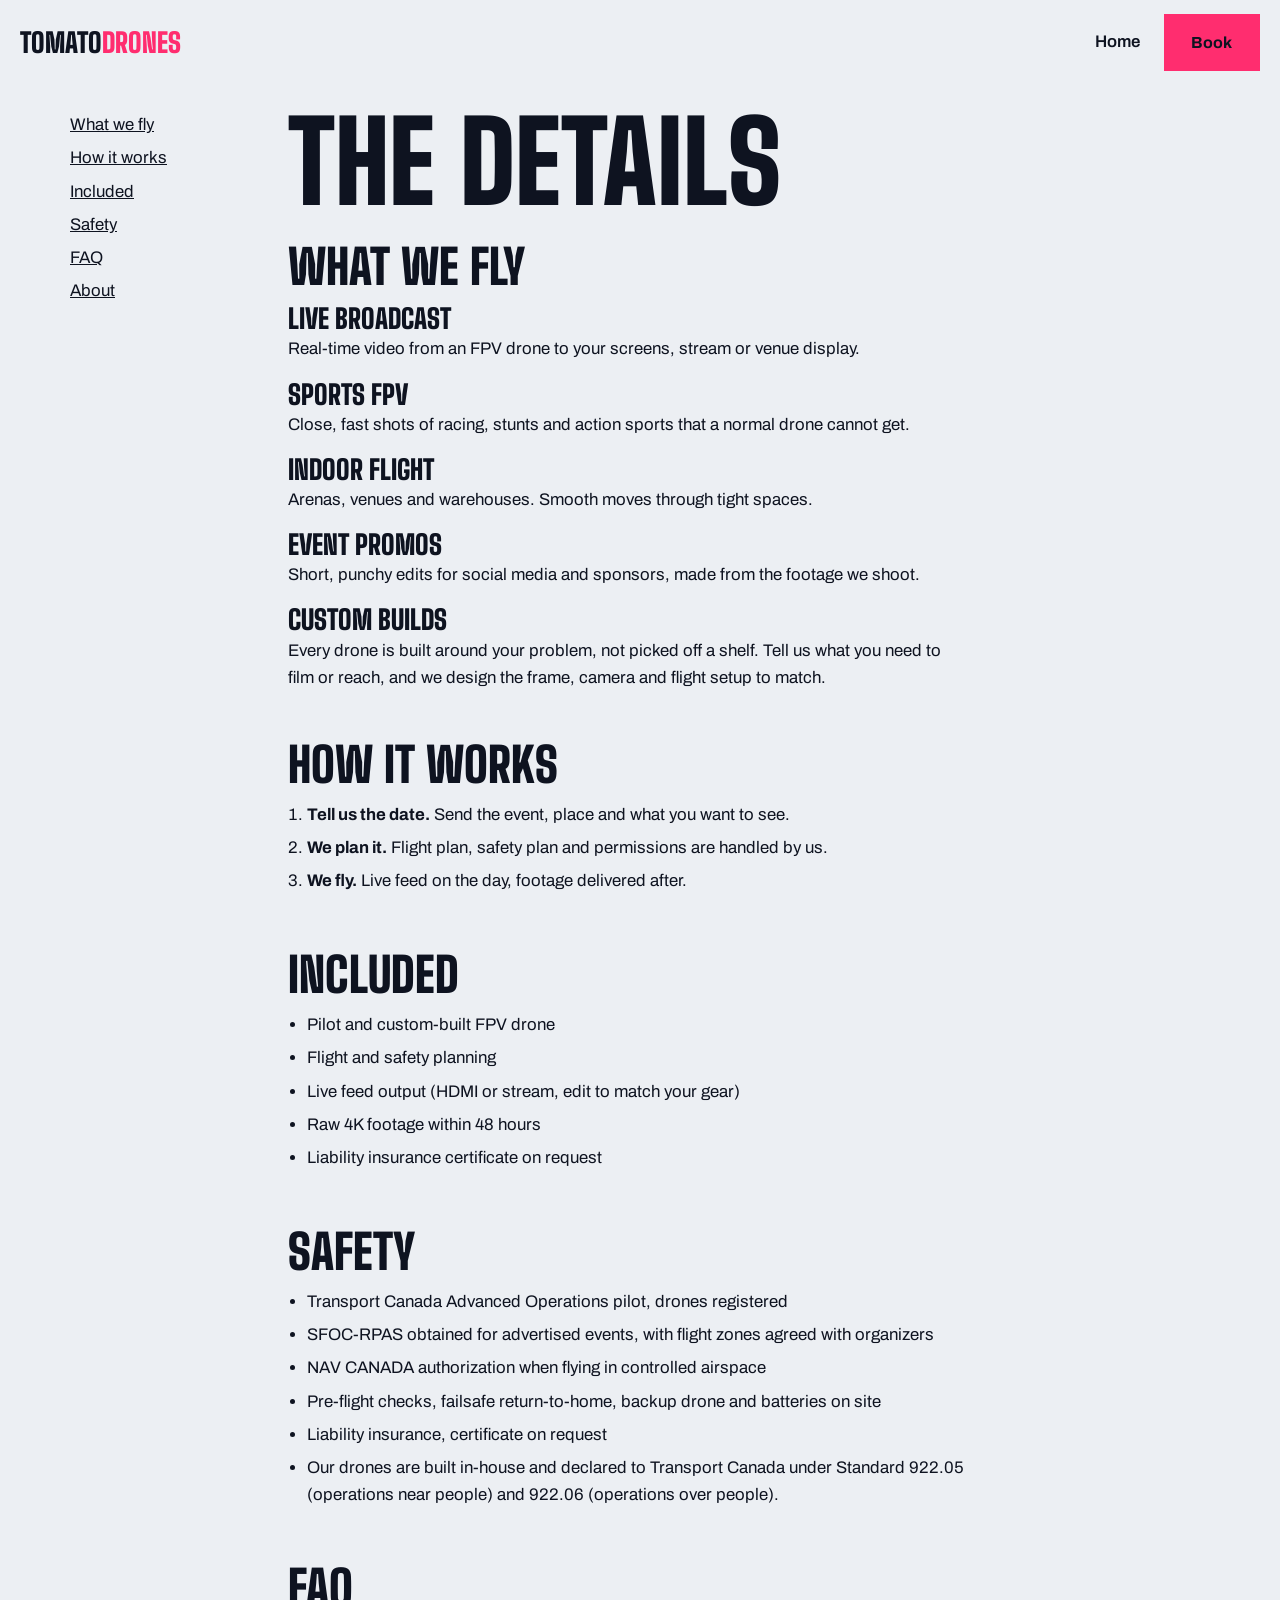
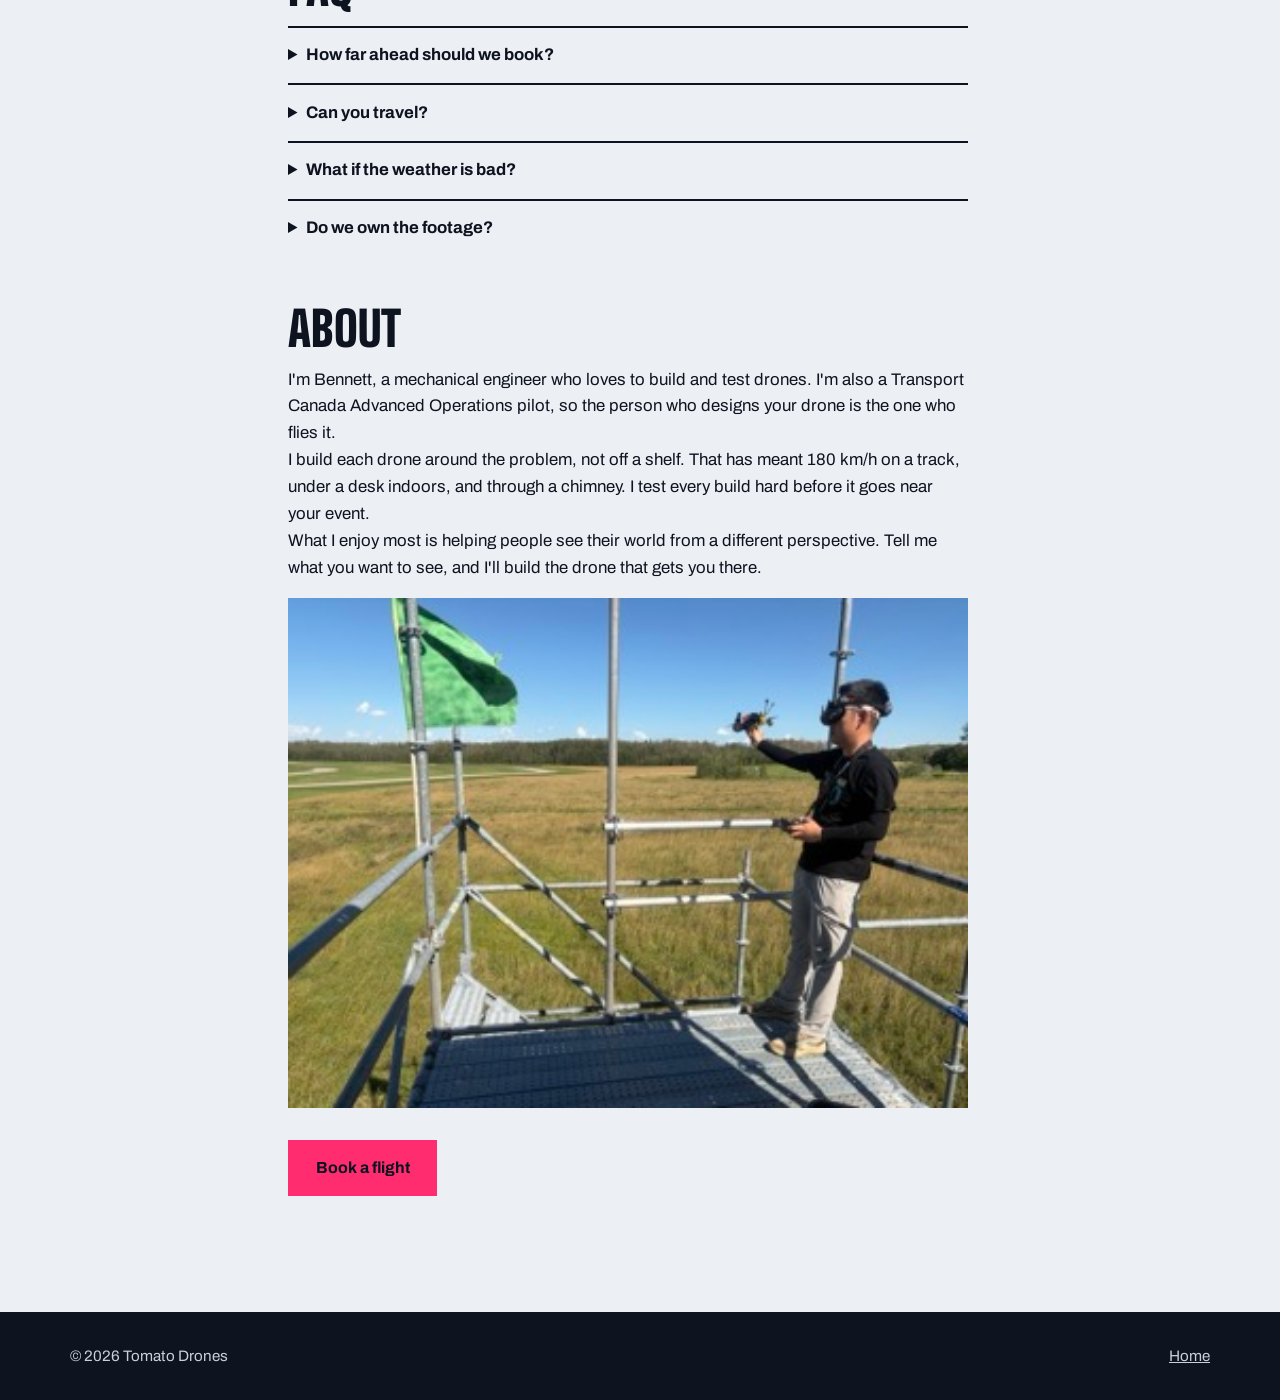
<file: info.html>
<!doctype html>
<html lang="en">
<head>
<meta charset="utf-8">
<meta name="viewport" content="width=device-width, initial-scale=1">
<title>Info | Tomato Drones</title>
<meta name="description" content="How Rushline FPV works, what is included, safety, pricing and FAQ.">
<link rel="preconnect" href="https://fonts.googleapis.com">
<link rel="preconnect" href="https://fonts.gstatic.com" crossorigin>
<link href="https://fonts.googleapis.com/css2?family=Archivo:wght@400;600;700&family=Big+Shoulders+Display:wght@900&family=Share+Tech+Mono&display=swap" rel="stylesheet">
<link rel="stylesheet" href="style.css">
</head>
<body>
<nav class="dark">
  <a class="logo" href="index.html">Tomato<i>Drones</i></a>
  <ul><li class="hide"><a href="index.html">Home</a></li><li><a class="btn" href="index.html#book">Book</a></li></ul>
</nav>

<main class="wrap doc">
  <aside class="toc">
    <a href="#what">What we fly</a><a href="#how">How it works</a><a href="#included">Included</a>
    <a href="#safety">Safety</a><a href="#faq">FAQ</a><a href="#about">About</a>
  </aside>
  <article>
    <h1>The details</h1>

    <section id="what">
      <h2>What we fly</h2>
      <h3 id="live">Live broadcast</h3>
      <p>Real-time video from an FPV drone to your screens, stream or venue display.</p>
      <h3 id="sports">Sports FPV</h3>
      <p>Close, fast shots of racing, stunts and action sports that a normal drone cannot get.</p>
      <h3 id="indoor">Indoor flight</h3>
      <p>Arenas, venues and warehouses. Smooth moves through tight spaces.</p>
      <h3 id="promo">Event promos</h3>
      <p>Short, punchy edits for social media and sponsors, made from the footage we shoot.</p>
        <h3 id="custom">Custom builds</h3>
      <p>Every drone is built around your problem, not picked off a shelf. Tell us what you need to film or reach, and we design the frame, camera and flight setup to match.</p>
    </section>

    <section id="how">
      <h2>How it works</h2>
      <ol>
        <li><b>Tell us the date.</b> Send the event, place and what you want to see.</li>
        <li><b>We plan it.</b> Flight plan, safety plan and permissions are handled by us.</li>
        <li><b>We fly.</b> Live feed on the day, footage delivered after.</li>
      </ol>
    </section>

    <section id="included">
      <h2>Included</h2>
      <ul>
        <li>Pilot and custom-built FPV drone</li>
        <li>Flight and safety planning</li>
        <li>Live feed output (HDMI or stream, edit to match your gear)</li>
        <li>Raw 4K footage within 48 hours</li>
        <li>Liability insurance certificate on request</li>
      </ul>
    </section>

    <section id="safety">
      <h2>Safety</h2>

      <ul>
        <li>Transport Canada Advanced Operations pilot, drones registered</li>
        <li>SFOC-RPAS obtained for advertised events, with flight zones agreed with organizers</li>
        <li>NAV CANADA authorization when flying in controlled airspace</li>
        <!-- <li>Trained visual observer on every FPV flight</li> -->
        <li>Pre-flight checks, failsafe return-to-home, backup drone and batteries on site</li>
        <li>Liability insurance, certificate on request</li>
        <li>Our drones are built in-house and declared to Transport Canada under Standard 922.05 (operations near people) and 922.06 (operations over people).</li>
      </ul>
    </section>

    <section id="faq">
      <h2>FAQ</h2>
      <details><summary>How far ahead should we book?</summary><p>Six weeks or more for public events, because event permits can take up to 30 working days.</p></details>
      <details><summary>Can you travel?</summary><p>Yes. Travel costs are added to the quote.</p></details>
      <details><summary>What if the weather is bad?</summary><p>We reschedule or refund the flight portion if conditions are unsafe.</p></details>
      <details><summary>Do we own the footage?</summary><p>Yes, for the uses agreed in your quote.</p></details>
    </section>

    <section id="about">
      <h2>About</h2>
      <!-- <p>Two or three sentences about you: your background, why FPV, and what you care about on the job.</p> -->
       <p>I'm Bennett, a mechanical engineer who loves to build and test drones. I'm also a Transport Canada Advanced Operations pilot, so the person who designs your drone is the one who flies it.</p>
      <p>I build each drone around the problem, not off a shelf. That has meant 180 km/h on a track, under a desk indoors, and through a chimney. I test every build hard before it goes near your event.</p>
      <p>What I enjoy most is helping people see their world from a different perspective. Tell me what you want to see, and I'll build the drone that gets you there.</p>
      <div class="pic slot"><img src="media/pilot.jpeg" alt="The pilot with the drone"><span class="cap">PHOTO: media/pilot.jpg. You with the drone and goggles, outdoors, real light. Smile or look focused.</span></div>
      <p style="margin-top:2rem"><a class="btn" href="index.html#book">Book a flight</a></p>
    </section>
  </article>
</main>

<footer><div class="wrap"><span>&copy; 2026 Tomato Drones</span><span><a href="index.html">Home</a></span></div></footer>
<script src="script.js"></script>
</body>
</html>
</file>
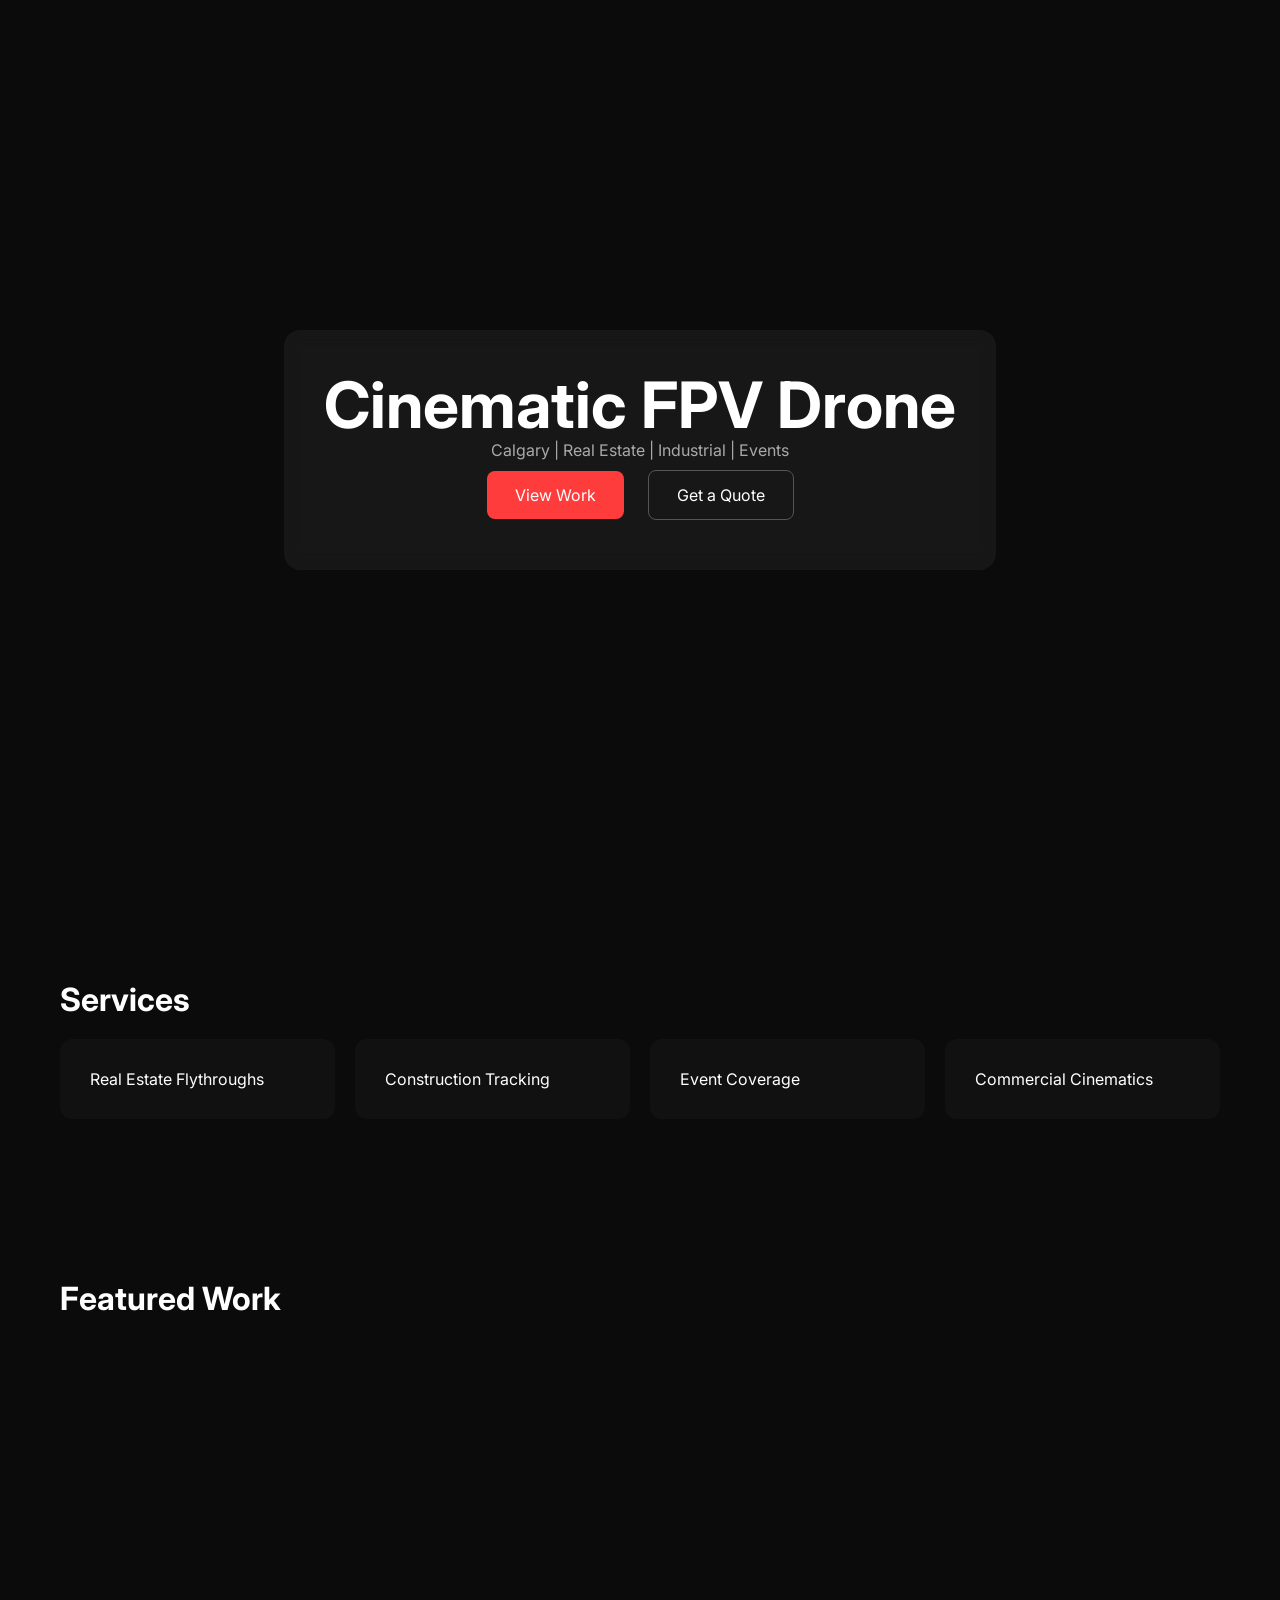
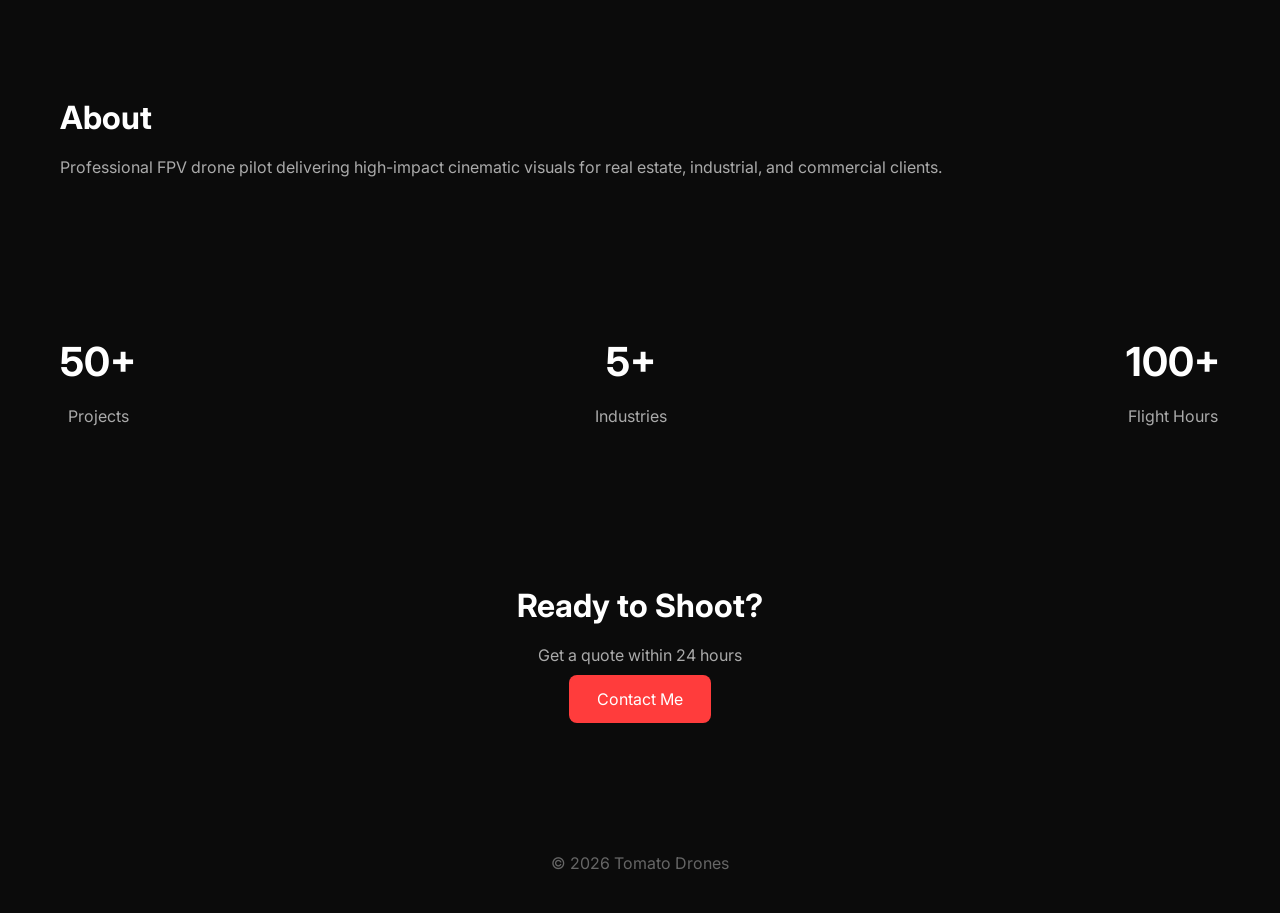
<file: TYM3.html>
<!DOCTYPE html>
<html lang="en">
<head>
<meta charset="UTF-8">
<meta name="viewport" content="width=device-width, initial-scale=1.0">
<title>Tomato Drones</title>

<link href="https://fonts.googleapis.com/css2?family=Inter:wght@300;400;600&display=swap" rel="stylesheet">

<style>
* { margin:0; padding:0; box-sizing:border-box; }
body {
  font-family: 'Inter', sans-serif;
  background:#0b0b0b;
  color:white;
}

.container {
  max-width:1200px;
  margin:auto;
  padding:80px 20px;
}

h1 { font-size:64px; line-height:1.1; }
h2 { font-size:32px; margin-bottom:20px; }
p { color:#aaa; }

.btn {
  padding:14px 28px;
  border-radius:8px;
  text-decoration:none;
  display:inline-block;
  margin:10px;
  transition:0.3s;
}

.btn-primary {
  background:#ff3c3c;
  color:white;
}

.btn-outline {
  border:1px solid #555;
  color:white;
}

.btn:hover { transform:translateY(-2px); }

.hero {
  position:relative;
  height:100vh;
  display:flex;
  align-items:center;
  justify-content:center;
  text-align:center;
  overflow:hidden;
}

.hero video {
  position:absolute;
  width:100%;
  height:100%;
  object-fit:cover;
  z-index:-1;
  opacity:0.4;
}

.glass {
  background:rgba(255,255,255,0.05);
  backdrop-filter:blur(10px);
  padding:40px;
  border-radius:16px;
}

.services {
  display:grid;
  grid-template-columns:repeat(auto-fit,minmax(250px,1fr));
  gap:20px;
}

.card {
  padding:30px;
  background:#111;
  border-radius:12px;
  transition:0.3s;
}

.card:hover {
  transform:translateY(-5px);
  background:#151515;
}

.portfolio {
  display:grid;
  grid-template-columns:repeat(auto-fit,minmax(300px,1fr));
  gap:20px;
}

.portfolio iframe, .portfolio video {
  width:100%;
  height:200px;
  border-radius:12px;
  border:none;
}

.stats {
  display:flex;
  justify-content:space-between;
  text-align:center;
}

.stats h2 {
  font-size:40px;
}

footer {
  text-align:center;
  padding:40px;
  color:#666;
}

@media(max-width:768px){
  h1 { font-size:40px; }
  .stats { flex-direction:column; gap:20px; }
}
</style>
</head>

<body>

<!-- HERO -->
<section class="hero">
  <video autoplay muted loop>
    <source src="C:\Users\Bennett_SAIT\Downloads\Ferrari1.mp4" type="video/mp4">
  </video>

  <div class="glass">
    <h1>Cinematic FPV Drone</h1>
    <p>Calgary | Real Estate | Industrial | Events</p>
    <a href="#portfolio" class="btn btn-primary">View Work</a>
    <a href="#contact" class="btn btn-outline">Get a Quote</a>
  </div>
</section>

<!-- SERVICES -->
<section class="container">
  <h2>Services</h2>
  <div class="services">
    <div class="card">Real Estate Flythroughs</div>
    <div class="card">Construction Tracking</div>
    <div class="card">Event Coverage</div>
    <div class="card">Commercial Cinematics</div>
  </div>
</section>

<!-- PORTFOLIO -->
<section class="container" id="portfolio">
  <h2>Featured Work</h2>
  <div class="portfolio">
    <iframe src="https://www.youtube.com/embed/dQw4w9WgXcQ"></iframe>
    <iframe src="https://www.youtube.com/embed/dQw4w9WgXcQ"></iframe>
    <iframe src="https://www.youtube.com/embed/dQw4w9WgXcQ"></iframe>
  </div>
</section>

<!-- ABOUT -->
<section class="container">
  <h2>About</h2>
  <p>
    Professional FPV drone pilot delivering high-impact cinematic visuals for
    real estate, industrial, and commercial clients.
  </p>
</section>

<!-- STATS -->
<section class="container stats">
  <div>
    <h2>50+</h2>
    <p>Projects</p>
  </div>
  <div>
    <h2>5+</h2>
    <p>Industries</p>
  </div>
  <div>
    <h2>100+</h2>
    <p>Flight Hours</p>
  </div>
</section>

<!-- CTA -->
<section class="container" id="contact" style="text-align:center;">
  <h2>Ready to Shoot?</h2>
  <p>Get a quote within 24 hours</p>
  <a href="mailto:you@email.com" class="btn btn-primary">Contact Me</a>
</section>

<footer>
  © 2026 Tomato Drones
</footer>

</body>
</html>
</file>
<file: style.css>
:root{--ink:#0e1320;--paper:#eceff3;--sig:#ff2d6f;--hud:#7df0ff;--mut:#586073}
*{box-sizing:border-box;margin:0}
html{scroll-behavior:smooth}
body{background:var(--paper);color:var(--ink);font:400 1.05rem/1.6 Archivo,system-ui,sans-serif}
h1,h2,h3{font-family:'Big Shoulders Display','Arial Narrow',Impact,sans-serif;font-weight:900;text-transform:uppercase;line-height:.9}
h2{font-size:clamp(2.6rem,7vw,5.5rem)}
a{color:inherit}
:focus-visible{outline:3px solid var(--sig);outline-offset:3px}
.wrap{max-width:1180px;margin:auto;padding:0 1.25rem}
section{padding:5rem 0}
nav{position:fixed;inset:0 0 auto;z-index:20;display:flex;justify-content:space-between;align-items:center;padding:.9rem 1.25rem;color:#fff;background:linear-gradient(#0e1320cc,transparent)}
nav.dark{color:var(--ink);background:var(--paper)}
.logo{font:900 1.7rem 'Big Shoulders Display',sans-serif;text-decoration:none;text-transform:uppercase}
.logo i{color:var(--sig);font-style:normal}
nav ul{display:flex;gap:1.5rem;list-style:none;padding:0;align-items:center}
nav a{text-decoration:none;font-weight:600}
.btn{display:inline-block;padding:.85rem 1.6rem;background:var(--sig);color:var(--ink);font-weight:700;text-decoration:none;border:2px solid var(--sig);cursor:pointer;font-size:1rem;font-family:inherit}
.btn:hover{background:#fff;border-color:#fff}
.btn.ghost{background:transparent;color:inherit;border-color:currentColor}
.btn.dark{background:var(--ink);border-color:var(--ink);color:#fff}
.slot{position:relative;overflow:hidden;background:linear-gradient(135deg,#1d2a4a,var(--ink))}
.slot>img,.slot>video{position:absolute;inset:0;width:100%;height:100%;object-fit:cover;transition:transform .5s}
.cap{display:none}
.slot.empty .cap{display:block;position:absolute;z-index:4;left:1rem;right:1rem;top:1rem;padding:.6rem .8rem;border:2px dashed var(--hud);color:var(--hud);font:.8rem/1.4 'Share Tech Mono',monospace}
.hero{min-height:100svh;display:flex;align-items:flex-end;color:#fff}
.hero::after{content:"";position:absolute;inset:0;background:linear-gradient(transparent 45%,#0e1320ee);z-index:1}
.hero.empty .cap{top:36%;max-width:32rem;margin:auto}
.hero .in{position:relative;z-index:3;padding-bottom:3.5rem;width:100%}
.hero h1{font-size:clamp(4.2rem,16vw,13rem)}
.hero p{font-size:1.3rem;max-width:28ch;margin:1rem 0 1.6rem}
.hero .btn+.btn{margin-left:.6rem}
.hud{position:absolute;z-index:3;inset:5.2rem 1.25rem auto;display:flex;justify-content:space-between;font:1rem/1.4 'Share Tech Mono',monospace;color:var(--hud);text-shadow:0 0 4px #000}
.rec::before{content:"";display:inline-block;width:.7em;height:.7em;border-radius:50%;background:var(--sig);margin-right:.5em;animation:b 1s steps(2) infinite}
@keyframes b{50%{opacity:0}}
.bat{display:inline-block;width:3rem;height:.8rem;border:2px solid currentColor;vertical-align:middle;margin-left:.5rem}
.bat i{display:block;height:100%;width:80%;background:currentColor}
.hz{position:absolute;z-index:3;left:50%;top:50%;width:min(60vw,520px);height:2px;background:var(--hud);opacity:.5;transform:translateX(-50%);animation:roll 6s ease-in-out infinite alternate}
@keyframes roll{to{transform:translate(-50%,28px) rotate(-8deg)}}
.spd{position:absolute;z-index:3;right:1.25rem;bottom:3.5rem;font:3rem/1 'Share Tech Mono',monospace;color:var(--hud);text-shadow:0 0 4px #000}
.spd small{font-size:1rem}
.specs{background:var(--ink);color:#fff;padding:2.5rem 0}
.specs .wrap{display:grid;grid-template-columns:repeat(auto-fit,minmax(150px,1fr));gap:1.5rem}
.specs b{display:block;font:900 3.2rem/1 'Big Shoulders Display',sans-serif;color:var(--hud)}
.grid{display:grid;gap:1rem;grid-template-columns:repeat(4,1fr);margin-top:2rem}
.tile{display:flex;align-items:flex-end;padding:1.2rem;min-height:260px;color:#fff;text-decoration:none}
.tile::after{content:"";position:absolute;inset:0;background:linear-gradient(transparent 50%,#0e1320dd)}
.tile h3{position:relative;z-index:3;font-size:2.4rem}
.tile.big{grid-column:span 2;grid-row:span 2}
.tile.big h3{font-size:4.6rem}
.tile.wide{grid-column:span 2}
.tile:hover>img,.tile:hover>video{transform:scale(1.05)}
.dk{background:var(--ink);color:#fff}
.reel{display:flex;gap:1rem;overflow-x:auto;scroll-snap-type:x mandatory;margin-top:2rem;padding-bottom:1rem}
.clip{flex:0 0 min(260px,70vw);aspect-ratio:9/16;scroll-snap-align:start}
.book{background:var(--sig);color:var(--ink)}
.book .wrap{display:grid;grid-template-columns:1fr 1fr;gap:3rem;align-items:center}
.book p{font-size:1.3rem;margin-top:1rem}
input,textarea{width:100%;padding:.9rem;border:0;background:#fff;color:var(--ink);font:inherit;margin-bottom:.8rem}
label{display:block;font-weight:600;margin-bottom:.2rem}
footer{background:var(--ink);color:#c9cfdb;padding:2rem 0;font-size:.95rem}
footer .wrap{display:flex;justify-content:space-between;flex-wrap:wrap;gap:1rem}
.doc{display:grid;grid-template-columns:170px 1fr;gap:3rem;padding-top:7rem;padding-bottom:4rem}
.toc{position:sticky;top:6rem;align-self:start;display:grid;gap:.4rem}
.doc h1{font-size:clamp(3.5rem,10vw,7rem);margin-bottom:2rem}
.doc section{padding:0 0 3.2rem;max-width:680px}
.doc h2{font-size:3rem;margin-bottom:1rem}
.doc h3{font-size:1.7rem;margin:1.2rem 0 .3rem}
.doc ul,.doc ol{padding-left:1.2rem}
.doc li{margin-bottom:.4rem}
.price{display:flex;justify-content:space-between;border-top:2px solid var(--ink);padding:.8rem 0}
details{border-top:2px solid var(--ink);padding:.9rem 0}
summary{font-weight:700;cursor:pointer}
details p{margin-top:.5rem;color:var(--mut)}
.pic{aspect-ratio:4/3;margin-top:1rem}
@media(max-width:800px){.grid{grid-template-columns:1fr 1fr}.tile.big{grid-row:auto}.book .wrap,.doc{grid-template-columns:1fr}.toc{display:none}.spd{display:none}nav li.hide{display:none}}
@media(prefers-reduced-motion:reduce){*{animation:none!important;transition:none!important}html{scroll-behavior:auto}}
.qr{justify-self:center;width:100%;max-width:300px;aspect-ratio:1}
.qr img{object-fit:contain;padding:.75rem;background:#fff}
.lead{font-size:1.5rem;font-weight:700;max-width:90ch;margin-top:1rem}
.sub{font-size:1.2rem;max-width:120ch;color:var(--mut);margin-top:.4rem}
</file>
